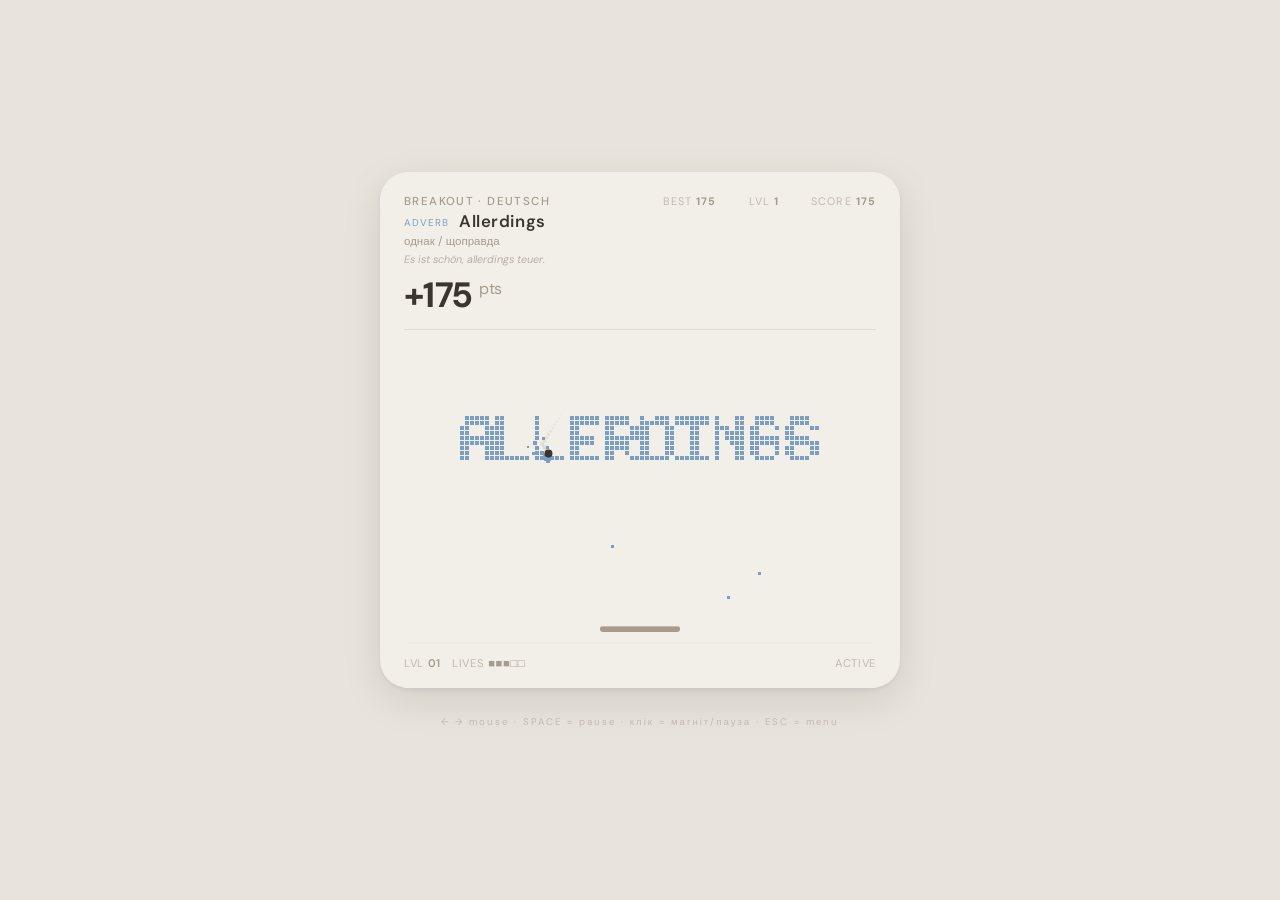
<file: index.html>
<!DOCTYPE html>
<html lang="uk">

<head>
  <meta charset="UTF-8">
  <meta name="viewport" content="width=device-width, initial-scale=1.0, maximum-scale=1.0, user-scalable=no">
  <title>BREAKOUT — Deutsch</title>
  <link rel="stylesheet" href="css/style.css">
</head>

<body>

  <div id="pauseOverlay">
    <div id="pauseBox">
      <h2>II &nbsp; Pause</h2>
      <button class="pBtn accent" onclick="resumeGame()">▶ &nbsp; Resume</button>
      <button class="pBtn" onclick="openMatch()">⇄ &nbsp; Skip level — Match the words</button>
      <button class="pBtn"
        onclick="document.getElementById('pauseOverlay').classList.remove('open'); showLeaderboard()">🏆 &nbsp;
        Leaderboard</button>
      <button class="pBtn" onclick="restartGame()">↺ &nbsp; Restart game</button>
    </div>
  </div>

  <div id="matchOverlay">
    <div id="matchBox">
      <h2>Match the words</h2>
      <div class="sub">Connect each German word with its translation — first try for bonus!</div>
      <div id="matchGrid">
        <div class="mCol" id="colDE"></div>
        <div class="mCol" id="colUA"></div>
      </div>
      <div id="matchResult"></div>
      <button id="matchClose" style="display:none" onclick="closeMatch()">Continue →</button>
    </div>
  </div>

  <div id="lbOverlay">
    <div id="lbBox">
      <h2>🏆 &nbsp; Leaderboard</h2>
      <div id="lbList"></div>
      <button class="pBtn accent" onclick="closeLeaderboard(); restartGame()">↺ &nbsp; Play again</button>
      <button class="pBtn" onclick="closeLeaderboard()">✕ &nbsp; Close</button>
    </div>
  </div>

  <div id="card">
    <div id="header">
      <div class="label">Breakout · Deutsch</div>
      <div id="tabs">
        <span>Best <b id="bestVal">0</b></span> &nbsp;
        <span>Lvl <b id="levelVal">1</b></span> &nbsp;
        <span>Score <b id="scoreVal">0</b></span>
      </div>
    </div>
    <div id="wordDisplay">
      <span class="wtype" id="wType"></span>
      <span id="wWord"></span>
    </div>
    <div id="wordTranslation"></div>
    <div id="wordExample"></div>
    <div id="bigScore">+<span id="bigScoreVal">000</span> <sup>pts</sup></div>
    <div class="divider"></div>
    <canvas id="gameCanvas" width="472" height="300"></canvas>
    <div id="footer">
      <span>LVL <b id="f-level">01</b> &nbsp; LIVES <b id="f-lives">■■■</b></span>
      <span id="f-status">ACTIVE</span>
    </div>
  </div>

  <div id="message"></div>
  <div id="btnWrap"><button id="restartBtn" onclick="restartGame()">› RESTART</button></div>
  <div id="hint">← → mouse · SPACE = pause · клік = магніт/пауза · ESC = menu</div>

  <script src="js/constants.js"></script>
  <script src="js/words.js"></script>
  <script src="js/font.js"></script>
  <script src="js/hud.js"></script>
  <script src="js/bonus.js"></script>
  <script src="js/physics.js"></script>
  <script src="js/render.js"></script>
  <script src="js/match.js"></script>
  <script src="js/game.js"></script>
</body>

</html>
</file>
<file: css/style.css>
@import url('https://fonts.googleapis.com/css2?family=DM+Sans:wght@300;400;500;700&display=swap');

* {
    margin: 0;
    padding: 0;
    box-sizing: border-box;
}

body {
    background: #E8E3DB;
    display: flex;
    flex-direction: column;
    align-items: center;
    justify-content: center;
    min-height: 100vh;
    font-family: 'DM Sans', 'Helvetica Neue', sans-serif;
    touch-action: none;
    overscroll-behavior: none;
}

#card {
    background: #F2EFE8;
    border-radius: 28px;
    box-shadow: 0 2px 4px rgba(0, 0, 0, 0.06), 0 12px 40px rgba(0, 0, 0, 0.10);
    padding: 22px 24px 18px;
    width: min(520px, 96vw);
}

#header {
    display: flex;
    align-items: baseline;
    justify-content: space-between;
    margin-bottom: 2px;
}

#header .label {
    font-size: 0.72rem;
    font-weight: 500;
    letter-spacing: 0.12em;
    color: #A69B8D;
    text-transform: uppercase;
}

#tabs {
    display: flex;
    gap: 14px;
    font-size: 0.68rem;
    letter-spacing: 0.1em;
    text-transform: uppercase;
    color: #C4B9AD;
}

#tabs b {
    color: #A69B8D;
}

#wordDisplay {
    font-size: 1.05rem;
    font-weight: 600;
    color: #3a3530;
    letter-spacing: 0.03em;
    line-height: 1.2;
    margin-bottom: 3px;
}

#wordDisplay .wtype {
    font-size: 0.62rem;
    font-weight: 400;
    color: #C4B9AD;
    margin-right: 6px;
    text-transform: uppercase;
    letter-spacing: 0.1em;
    vertical-align: middle;
}

#wordTranslation {
    font-size: 0.72rem;
    color: #A69B8D;
    margin-bottom: 3px;
}

#wordExample {
    font-size: 0.67rem;
    color: #B8AFA6;
    margin-bottom: 10px;
    font-style: italic;
}

#bigScore {
    font-size: 2.2rem;
    font-weight: 700;
    color: #3a3530;
    letter-spacing: -0.02em;
    line-height: 1.1;
    margin-bottom: 14px;
}

#bigScore sup {
    font-size: 1rem;
    font-weight: 400;
    color: #A69B8D;
    margin-left: 2px;
}

.divider {
    width: 100%;
    height: 1px;
    background: rgba(166, 155, 141, 0.25);
    margin-bottom: 14px;
}

#gameCanvas {
    display: block;
    border-radius: 8px;
    width: 100%;
    height: auto;
    touch-action: none;
    cursor: pointer;
}

#footer {
    display: flex;
    justify-content: space-between;
    margin-top: 12px;
    font-size: 0.7rem;
    color: #C4B9AD;
    letter-spacing: 0.06em;
}

#footer b {
    color: #A69B8D;
    font-weight: 600;
}

#message {
    font-size: 0.65rem;
    letter-spacing: 4px;
    color: #A69B8D;
    text-transform: uppercase;
    text-align: center;
    min-height: 16px;
    margin-top: 6px;
}

#restartBtn {
    margin-top: 8px;
    padding: 5px 20px;
    background: transparent;
    color: #A69B8D;
    border: 1px solid #C4B9AD;
    border-radius: 20px;
    font-family: inherit;
    font-size: 0.65rem;
    letter-spacing: 3px;
    cursor: pointer;
    display: none;
    text-transform: uppercase;
}

#restartBtn:hover {
    color: #3a3530;
    border-color: #A69B8D;
}

#btnWrap {
    text-align: center;
}

#hint {
    font-size: 0.6rem;
    color: #C4B9AD;
    letter-spacing: 2px;
    text-align: center;
    margin-top: 5px;
}

/* ── Animations ── */
@keyframes scoreFlash {
    0% {
        transform: scale(1);
    }

    40% {
        transform: scale(1.12);
    }

    100% {
        transform: scale(1);
    }
}

.score-flash {
    animation: scoreFlash 0.3s ease-out;
}

@keyframes wordPop {
    0% {
        opacity: 0;
        transform: translateY(5px);
    }

    100% {
        opacity: 1;
        transform: translateY(0);
    }
}

.word-pop {
    animation: wordPop 0.4s ease-out;
}

/* ── Pause overlay ── */
#pauseOverlay {
    position: fixed;
    inset: 0;
    background: rgba(58, 53, 48, 0.55);
    display: none;
    align-items: center;
    justify-content: center;
    z-index: 100;
}

#pauseOverlay.open {
    display: flex;
}

#pauseBox {
    background: #F2EFE8;
    border-radius: 24px;
    padding: 28px 32px 24px;
    width: min(380px, 90vw);
    box-shadow: 0 8px 40px rgba(0, 0, 0, 0.18);
}

#pauseBox h2 {
    font-size: 0.7rem;
    letter-spacing: 4px;
    color: #A69B8D;
    text-transform: uppercase;
    margin-bottom: 18px;
}

.pBtn {
    display: block;
    width: 100%;
    padding: 11px 0;
    background: #EAE6DF;
    border: none;
    border-radius: 12px;
    font-family: inherit;
    font-size: 0.8rem;
    font-weight: 500;
    color: #3a3530;
    cursor: pointer;
    margin-bottom: 10px;
    letter-spacing: 0.05em;
    transition: background .15s;
}

.pBtn:hover {
    background: #DDD9D2;
}

.pBtn.accent {
    background: #3a3530;
    color: #F2EFE8;
}

.pBtn.accent:hover {
    background: #2a2520;
}

/* ── Match overlay ── */
#matchOverlay {
    position: fixed;
    inset: 0;
    background: rgba(58, 53, 48, 0.6);
    display: none;
    align-items: center;
    justify-content: center;
    z-index: 200;
}

#matchOverlay.open {
    display: flex;
}

#matchBox {
    background: #F2EFE8;
    border-radius: 24px;
    padding: 24px 24px 20px;
    width: min(440px, 96vw);
    box-shadow: 0 8px 40px rgba(0, 0, 0, 0.2);
}

#matchBox h2 {
    font-size: 0.65rem;
    letter-spacing: 3px;
    color: #A69B8D;
    text-transform: uppercase;
    margin-bottom: 4px;
}

#matchBox .sub {
    font-size: 0.68rem;
    color: #C4B9AD;
    margin-bottom: 16px;
}

#matchGrid {
    display: grid;
    grid-template-columns: 1fr 1fr;
    gap: 8px;
}

.mCol {
    display: flex;
    flex-direction: column;
    gap: 6px;
}

.mItem {
    padding: 9px 12px;
    background: #EAE6DF;
    border-radius: 10px;
    font-size: 0.75rem;
    font-weight: 500;
    color: #3a3530;
    cursor: pointer;
    border: 2px solid transparent;
    transition: all .15s;
    user-select: none;
    line-height: 1.3;
}

.mItem:hover {
    background: #DDD9D2;
}

.mItem.selected {
    border-color: #A69B8D;
    background: #E0DBD3;
}

.mItem.correct {
    border-color: #7ab87a;
    background: #e8f4e8;
    color: #3a6e3a;
}

.mItem.wrong {
    border-color: #c27a7a;
    background: #f4e8e8;
}

#matchResult {
    font-size: 0.72rem;
    color: #A69B8D;
    text-align: center;
    margin-top: 12px;
    min-height: 18px;
}

#matchClose {
    display: block;
    width: 100%;
    margin-top: 12px;
    padding: 10px 0;
    background: #3a3530;
    color: #F2EFE8;
    border: none;
    border-radius: 12px;
    font-family: inherit;
    font-size: 0.75rem;
    letter-spacing: 2px;
    cursor: pointer;
    text-transform: uppercase;
}

/* ── Leaderboard overlay ── */
#lbOverlay {
    position: fixed;
    inset: 0;
    background: rgba(58, 53, 48, 0.6);
    display: none;
    align-items: center;
    justify-content: center;
    z-index: 300;
}

#lbOverlay.open {
    display: flex;
}

#lbBox {
    background: #F2EFE8;
    border-radius: 24px;
    padding: 24px 28px 20px;
    width: min(360px, 92vw);
    box-shadow: 0 8px 40px rgba(0, 0, 0, 0.2);
}

#lbBox h2 {
    font-size: 0.65rem;
    letter-spacing: 3px;
    color: #A69B8D;
    text-transform: uppercase;
    margin-bottom: 16px;
}

.lbRow {
    display: flex;
    align-items: center;
    gap: 12px;
    padding: 8px 10px;
    border-radius: 10px;
    margin-bottom: 5px;
    background: #EAE6DF;
    font-size: 0.75rem;
}

.lbRow.lbFirst {
    background: #e8f0d8;
}

.lbRank {
    width: 28px;
    text-align: center;
    font-size: 0.85rem;
}

.lbScore {
    flex: 1;
    font-weight: 700;
    color: #3a3530;
    letter-spacing: 0.05em;
}

.lbDate {
    font-size: 0.65rem;
    color: #C4B9AD;
}

.lbEmpty {
    font-size: 0.72rem;
    color: #C4B9AD;
    text-align: center;
    padding: 20px 0;
}
</file>
